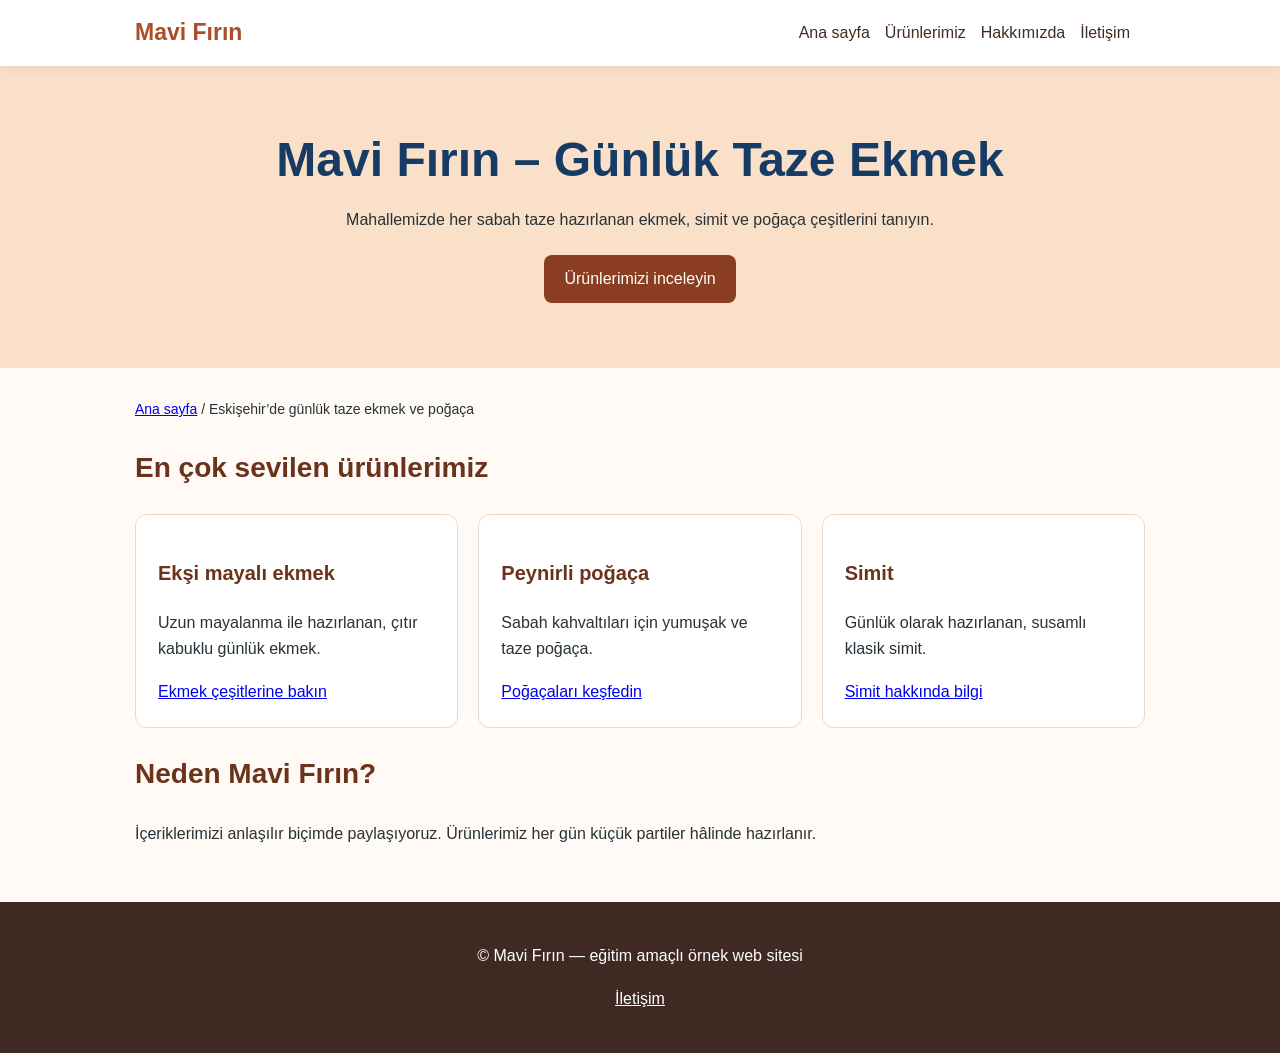
<file: index.html>
<!doctype html>
<html lang="tr">

<head>
    <meta charset="utf-8">
    <meta name="viewport" content="width=device-width, initial-scale=1">
    <title>Eskişehir’de Günlük Taze Ekmek ve Poğaça | Mavi Fırın</title>
    <meta name="description"
        content="Eskişehir’de günlük taze ekmek, simit ve poğaça için Mavi Fırın’ı keşfedin. Ürünlerimizi, çalışma saatlerimizi ve iletişim bilgilerimizi inceleyin.">
    <link rel="stylesheet" href="style.css">
    <!-- 8. hafta: Google etiketini Analytics arayüzünden alıp BURAYA yerleştirin; gerçek kimlik yazın. -->
</head>

<body>
    <header>
        <nav aria-label="Ana menü"><span class="brand">Mavi Fırın</span>
            <div><a href="index.html">Ana sayfa</a><a href="urunler.html">Ürünlerimiz</a><a
                    href="hakkimizda.html">Hakkımızda</a><a href="iletisim.html">İletişim</a></div>
        </nav>
    </header>
    <section class="hero">
        <h1>Mavi Fırın – Günlük Taze Ekmek</h1>
        <p>Mahallemizde her sabah taze hazırlanan ekmek, simit ve poğaça çeşitlerini tanıyın.</p><a class="btn"
            href="urunler.html">Ürünlerimizi inceleyin</a>
    </section>
    <main>
        <p class="crumb"><a href="index.html">Ana sayfa</a> / Eskişehir’de günlük taze ekmek ve poğaça</p>
        <section>
            <h2>En çok sevilen ürünlerimiz</h2>
            <div class="cards">
                <article class="card">
                    <h3>Ekşi mayalı ekmek</h3>
                    <p>Uzun mayalanma ile hazırlanan, çıtır kabuklu günlük ekmek.</p><a href="urunler.html">Ekmek
                        çeşitlerine bakın</a>
                </article>
                <article class="card">
                    <h3>Peynirli poğaça</h3>
                    <p>Sabah kahvaltıları için yumuşak ve taze poğaça.</p><a href="urunler.html">Poğaçaları keşfedin</a>
                </article>
                <article class="card">
                    <h3>Simit</h3>
                    <p>Günlük olarak hazırlanan, susamlı klasik simit.</p><a href="urunler.html">Simit hakkında
                        bilgi</a>
                </article>
            </div>
        </section>
        <section>
            <h2>Neden Mavi Fırın?</h2>
            <p>İçeriklerimizi anlaşılır biçimde paylaşıyoruz. Ürünlerimiz her gün küçük partiler hâlinde hazırlanır.</p>
        </section>
    </main>
    <footer>
        <p>© Mavi Fırın — eğitim amaçlı örnek web sitesi</p>
        <p><a href="iletisim.html">İletişim</a></p>
    </footer>
</body>

</html>
</file>
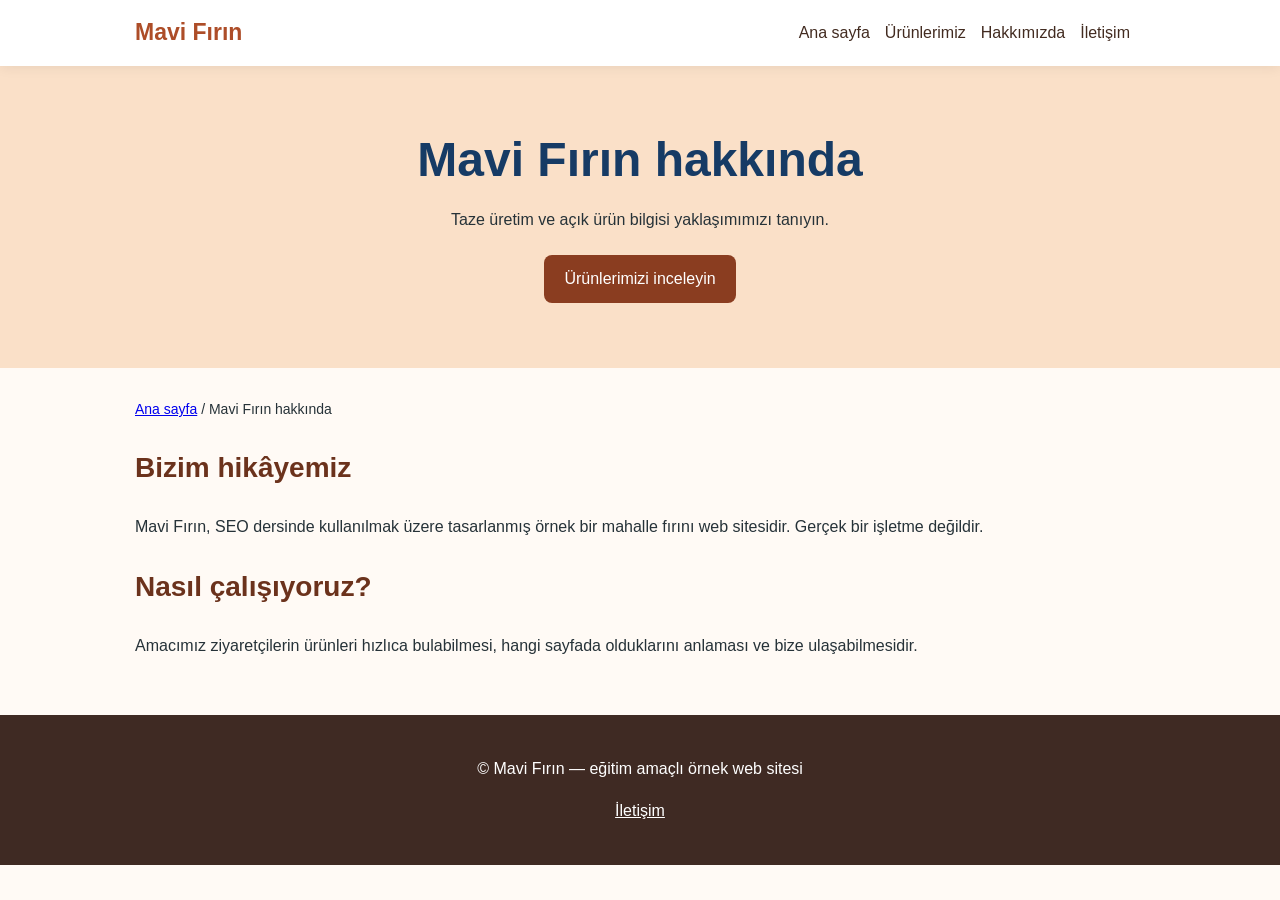
<file: hakkimizda.html>
<!doctype html>
<html lang="tr">

<head>
    <meta charset="utf-8">
    <meta name="viewport" content="width=device-width, initial-scale=1">
    <title>Hakkımızda | Eskişehir Mavi Fırın</title>
    <meta name="description"
        content="Mavi Fırın’ın mahalle fırını olarak çalışma anlayışını, günlük üretim yaklaşımını ve ekibimizi tanıyın.">
    <link rel="stylesheet" href="style.css">
    <!-- 8. hafta: Google etiketini Analytics arayüzünden alıp BURAYA yerleştirin; gerçek kimlik yazın. -->
</head>

<body>
    <header>
        <nav aria-label="Ana menü"><span class="brand">Mavi Fırın</span>
            <div><a href="index.html">Ana sayfa</a><a href="urunler.html">Ürünlerimiz</a><a
                    href="hakkimizda.html">Hakkımızda</a><a href="iletisim.html">İletişim</a></div>
        </nav>
    </header>
    <section class="hero">
        <h1>Mavi Fırın hakkında</h1>
        <p>Taze üretim ve açık ürün bilgisi yaklaşımımızı tanıyın.</p><a class="btn" href="urunler.html">Ürünlerimizi
            inceleyin</a>
    </section>
    <main>
        <p class="crumb"><a href="index.html">Ana sayfa</a> / Mavi Fırın hakkında</p>
        <h2>Bizim hikâyemiz</h2>
        <p>Mavi Fırın, SEO dersinde kullanılmak üzere tasarlanmış örnek bir mahalle fırını web sitesidir. Gerçek bir
            işletme değildir.</p>
        <h2>Nasıl çalışıyoruz?</h2>
        <p>Amacımız ziyaretçilerin ürünleri hızlıca bulabilmesi, hangi sayfada olduklarını anlaması ve bize
            ulaşabilmesidir.</p>
    </main>
    <footer>
        <p>© Mavi Fırın — eğitim amaçlı örnek web sitesi</p>
        <p><a href="iletisim.html">İletişim</a></p>
    </footer>
</body>

</html>
</file>
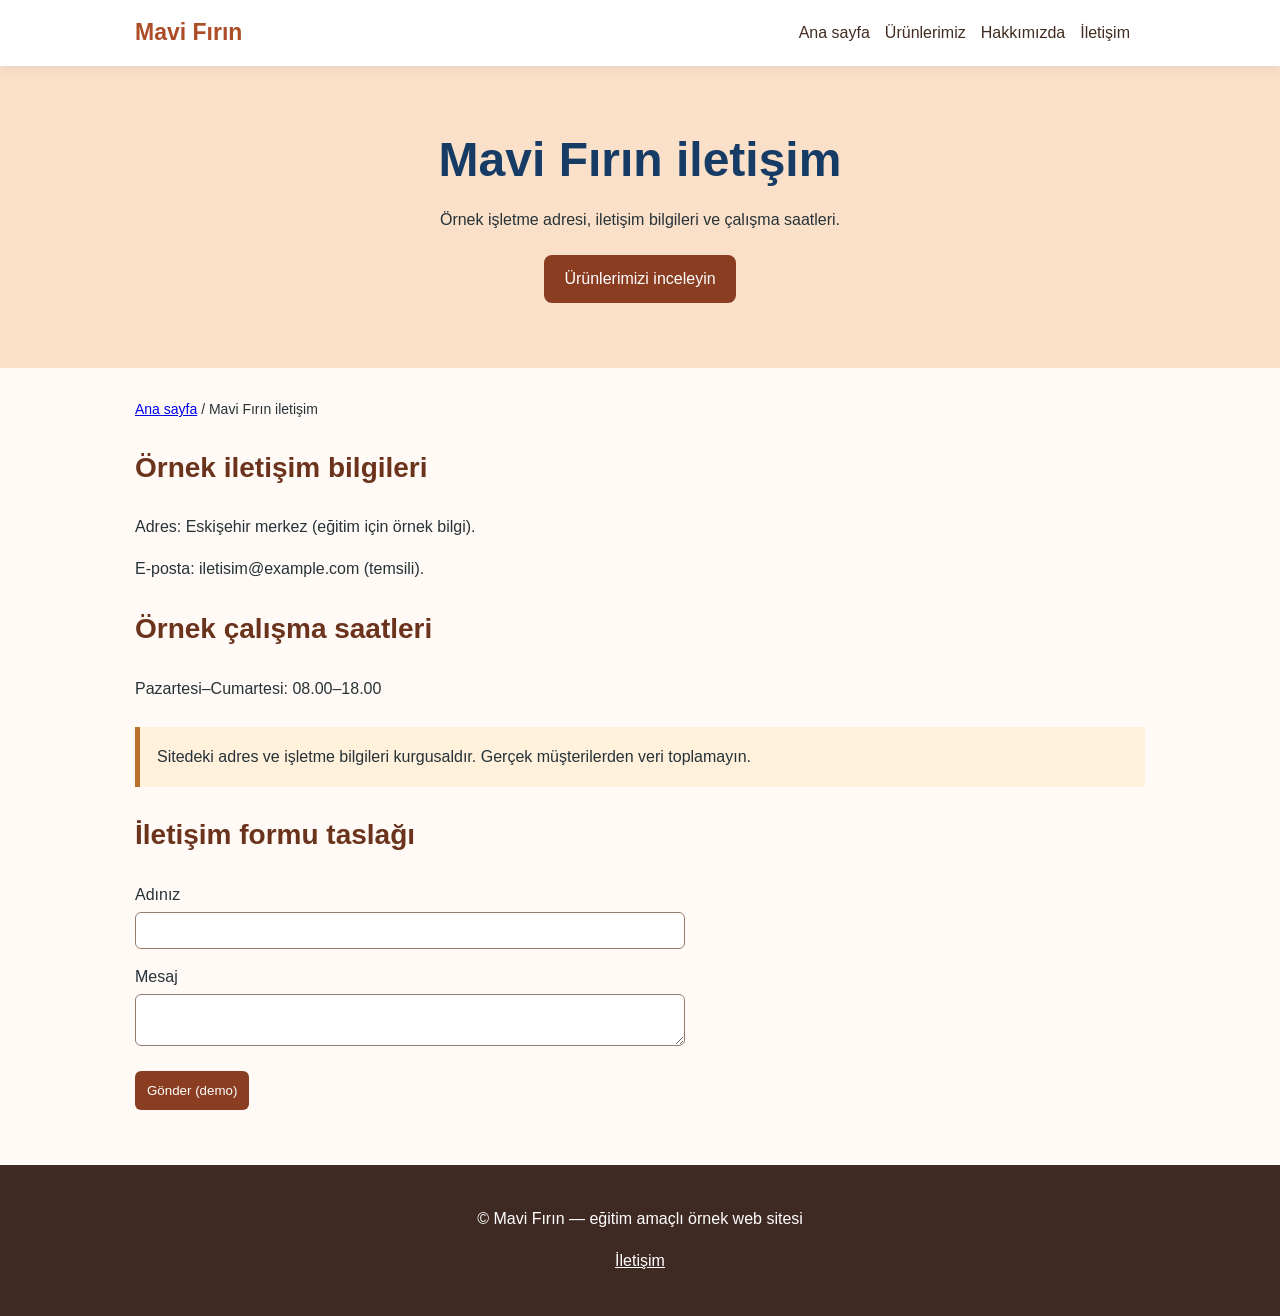
<file: iletisim.html>
<!doctype html>
<html lang="tr">

<head>
    <meta charset="utf-8">
    <meta name="viewport" content="width=device-width, initial-scale=1">
    <title>İletişim ve Çalışma Saatleri | Mavi Fırın</title>
    <meta name="description"
        content="Mavi Fırın iletişim bilgileri, örnek adres ve çalışma saatleri. Ziyaret öncesi güncel bilgileri kontrol edin.">
    <link rel="stylesheet" href="style.css">
    <!-- 8. hafta: Google etiketini Analytics arayüzünden alıp BURAYA yerleştirin; gerçek kimlik yazın. -->
</head>

<body>
    <header>
        <nav aria-label="Ana menü"><span class="brand">Mavi Fırın</span>
            <div><a href="index.html">Ana sayfa</a><a href="urunler.html">Ürünlerimiz</a><a
                    href="hakkimizda.html">Hakkımızda</a><a href="iletisim.html">İletişim</a></div>
        </nav>
    </header>
    <section class="hero">
        <h1>Mavi Fırın iletişim</h1>
        <p>Örnek işletme adresi, iletişim bilgileri ve çalışma saatleri.</p><a class="btn"
            href="urunler.html">Ürünlerimizi inceleyin</a>
    </section>
    <main>
        <p class="crumb"><a href="index.html">Ana sayfa</a> / Mavi Fırın iletişim</p>
        <h2>Örnek iletişim bilgileri</h2>
        <p>Adres: Eskişehir merkez (eğitim için örnek bilgi).</p>
        <p>E-posta: iletisim@example.com (temsili).</p>
        <h2>Örnek çalışma saatleri</h2>
        <p>Pazartesi–Cumartesi: 08.00–18.00</p>
        <p class="notice">Sitedeki adres ve işletme bilgileri kurgusaldır. Gerçek müşterilerden veri toplamayın.</p>
        <h2>İletişim formu taslağı</h2>
        <form
            onsubmit="event.preventDefault();document.getElementById('feedback').textContent='Bu bir ders örneğidir; mesaj gönderilmedi.';">
            <label for="ad">Adınız</label><input id="ad" autocomplete="name" required><label
                for="mesaj">Mesaj</label><textarea id="mesaj" required></textarea>
            <p><button type="submit">Gönder (demo)</button></p>
            <p id="feedback" role="status"></p>
        </form>
    </main>
    <footer>
        <p>© Mavi Fırın — eğitim amaçlı örnek web sitesi</p>
        <p><a href="iletisim.html">İletişim</a></p>
    </footer>
</body>

</html>
</file>
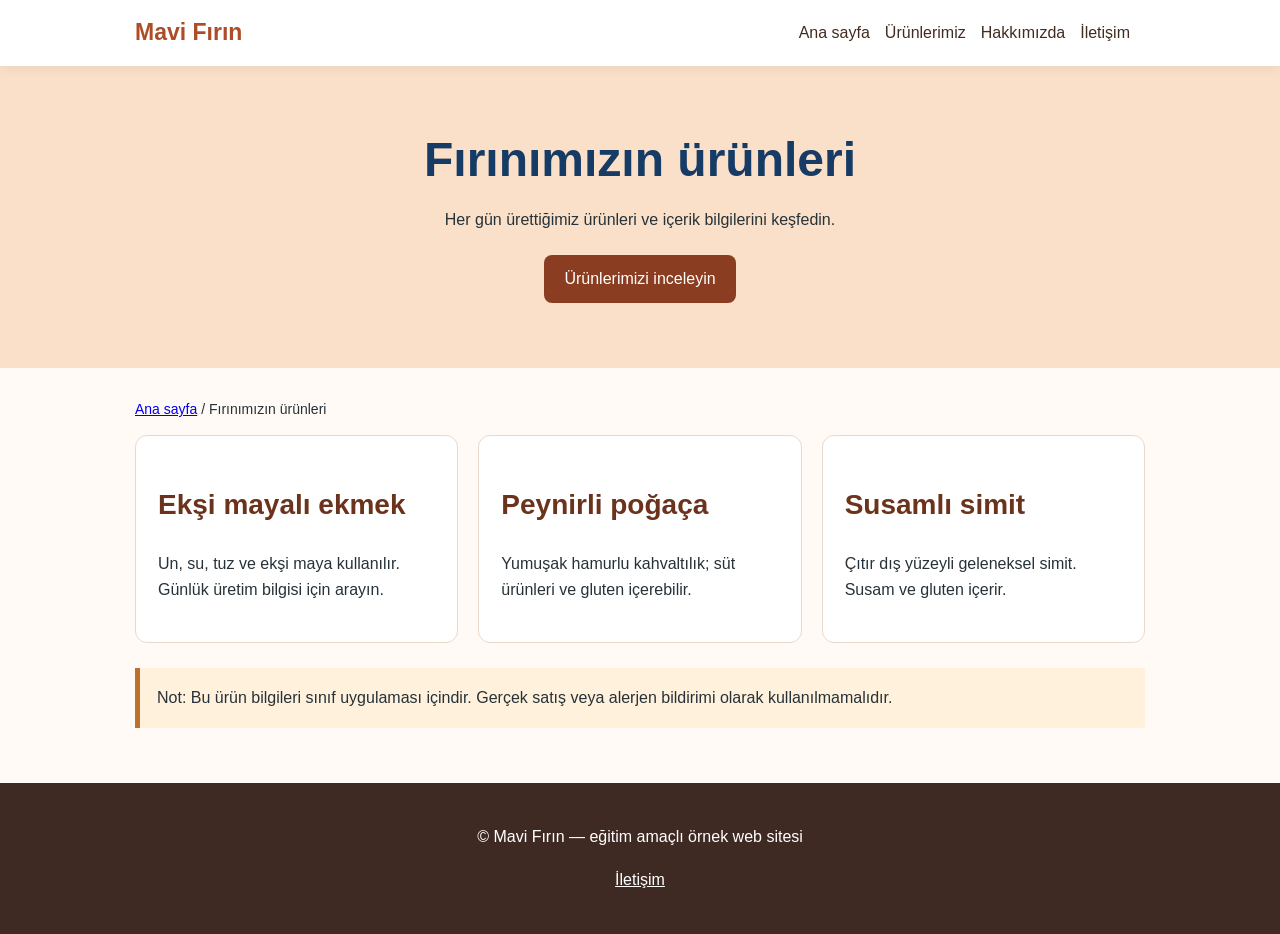
<file: urunler.html>
<!doctype html>
<html lang="tr">

<head>
    <meta charset="utf-8">
    <meta name="viewport" content="width=device-width, initial-scale=1">
    <title>Ekmek, Simit ve Poğaça Çeşitleri | Mavi Fırın</title>
    <meta name="description"
        content="Mavi Fırın’ın ekşi mayalı ekmek, peynirli poğaça ve simit çeşitlerini inceleyin. Ürün içerikleri ve sipariş hakkında bilgi alın.">
    <link rel="stylesheet" href="style.css">
    <!-- 8. hafta: Google etiketini Analytics arayüzünden alıp BURAYA yerleştirin; gerçek kimlik yazın. -->
</head>

<body>
    <header>
        <nav aria-label="Ana menü"><span class="brand">Mavi Fırın</span>
            <div><a href="index.html">Ana sayfa</a><a href="urunler.html">Ürünlerimiz</a><a
                    href="hakkimizda.html">Hakkımızda</a><a href="iletisim.html">İletişim</a></div>
        </nav>
    </header>
    <section class="hero">
        <h1>Fırınımızın ürünleri</h1>
        <p>Her gün ürettiğimiz ürünleri ve içerik bilgilerini keşfedin.</p><a class="btn"
            href="urunler.html">Ürünlerimizi inceleyin</a>
    </section>
    <main>
        <p class="crumb"><a href="index.html">Ana sayfa</a> / Fırınımızın ürünleri</p>
        <div class="cards">
            <article class="card">
                <h2>Ekşi mayalı ekmek</h2>
                <p>Un, su, tuz ve ekşi maya kullanılır. Günlük üretim bilgisi için arayın.</p>
            </article>
            <article class="card">
                <h2>Peynirli poğaça</h2>
                <p>Yumuşak hamurlu kahvaltılık; süt ürünleri ve gluten içerebilir.</p>
            </article>
            <article class="card">
                <h2>Susamlı simit</h2>
                <p>Çıtır dış yüzeyli geleneksel simit. Susam ve gluten içerir.</p>
            </article>
        </div>
        <p class="notice">Not: Bu ürün bilgileri sınıf uygulaması içindir. Gerçek satış veya alerjen bildirimi olarak
            kullanılmamalıdır.</p>
    </main>
    <footer>
        <p>© Mavi Fırın — eğitim amaçlı örnek web sitesi</p>
        <p><a href="iletisim.html">İletişim</a></p>
    </footer>
</body>

</html>
</file>
<file: style.css>
* {
    box-sizing: border-box
}

body {
    margin: 0;
    font-family: Arial, Helvetica, sans-serif;
    color: #263238;
    line-height: 1.65;
    background: #fffaf5
}

header {
    background: #fff;
    box-shadow: 0 2px 12px #0001;
    position: sticky;
    top: 0
}

nav {
    max-width: 1050px;
    margin: auto;
    display: flex;
    justify-content: space-between;
    align-items: center;
    gap: 18px;
    padding: 14px 20px;
    flex-wrap: wrap
}

nav a {
    color: #422b20;
    text-decoration: none;
    margin-right: 15px
}

nav a:hover,
nav a:focus {
    text-decoration: underline
}

.brand {
    font-weight: 800;
    font-size: 23px;
    color: #ad4d28
}

.hero {
    background: #fae0c8;
    padding: 65px 20px;
    text-align: center
}

.hero h1 {
    font-size: clamp(28px, 5vw, 48px);
    line-height: 1.2;
    max-width: 790px;
    margin: 0 auto 18px
}

.hero p {
    max-width: 650px;
    margin: 0 auto 22px
}

.btn {
    display: inline-block;
    background: #8a3d20;
    color: white;
    padding: 11px 20px;
    border-radius: 8px;
    text-decoration: none
}

main {
    max-width: 1050px;
    margin: 30px auto;
    padding: 0 20px
}

h2 {
    font-size: 28px;
    color: #6b321c
}

h3 {
    font-size: 20px;
    color: #6b321c
}

.cards {
    display: grid;
    grid-template-columns: repeat(auto-fit, minmax(240px, 1fr));
    gap: 20px
}

.card {
    background: white;
    padding: 22px;
    border-radius: 12px;
    border: 1px solid #ead9ca
}

.notice {
    padding: 17px;
    background: #fff1dc;
    border-left: 5px solid #bc702b;
    margin: 25px 0
}

footer {
    margin-top: 55px;
    padding: 25px;
    background: #3f2a23;
    color: #fff;
    text-align: center
}

footer a {
    color: white
}

.crumb {
    font-size: 14px
}

label {
    display: block;
    margin: 15px 0 4px
}

input,
textarea {
    width: 100%;
    max-width: 550px;
    padding: 10px;
    border: 1px solid #987b6c;
    border-radius: 6px
}

button {
    background: #8a3d20;
    color: white;
    padding: 12px;
    border: 0;
    border-radius: 6px;
    cursor: pointer
}

@media(max-width:600px) {
    nav {
        display: block
    }

    nav a {
        display: inline-block;
        margin: 4px 9px 4px 0
    }

    .hero {
        padding: 45px 16px
    }
}

/* Bu kısım eklendi */
h1 {
    color: #163b65;
}

a {
    text-decoration: underline;
}

img {
    max-width: 100%;
    height: auto;
}
</file>
